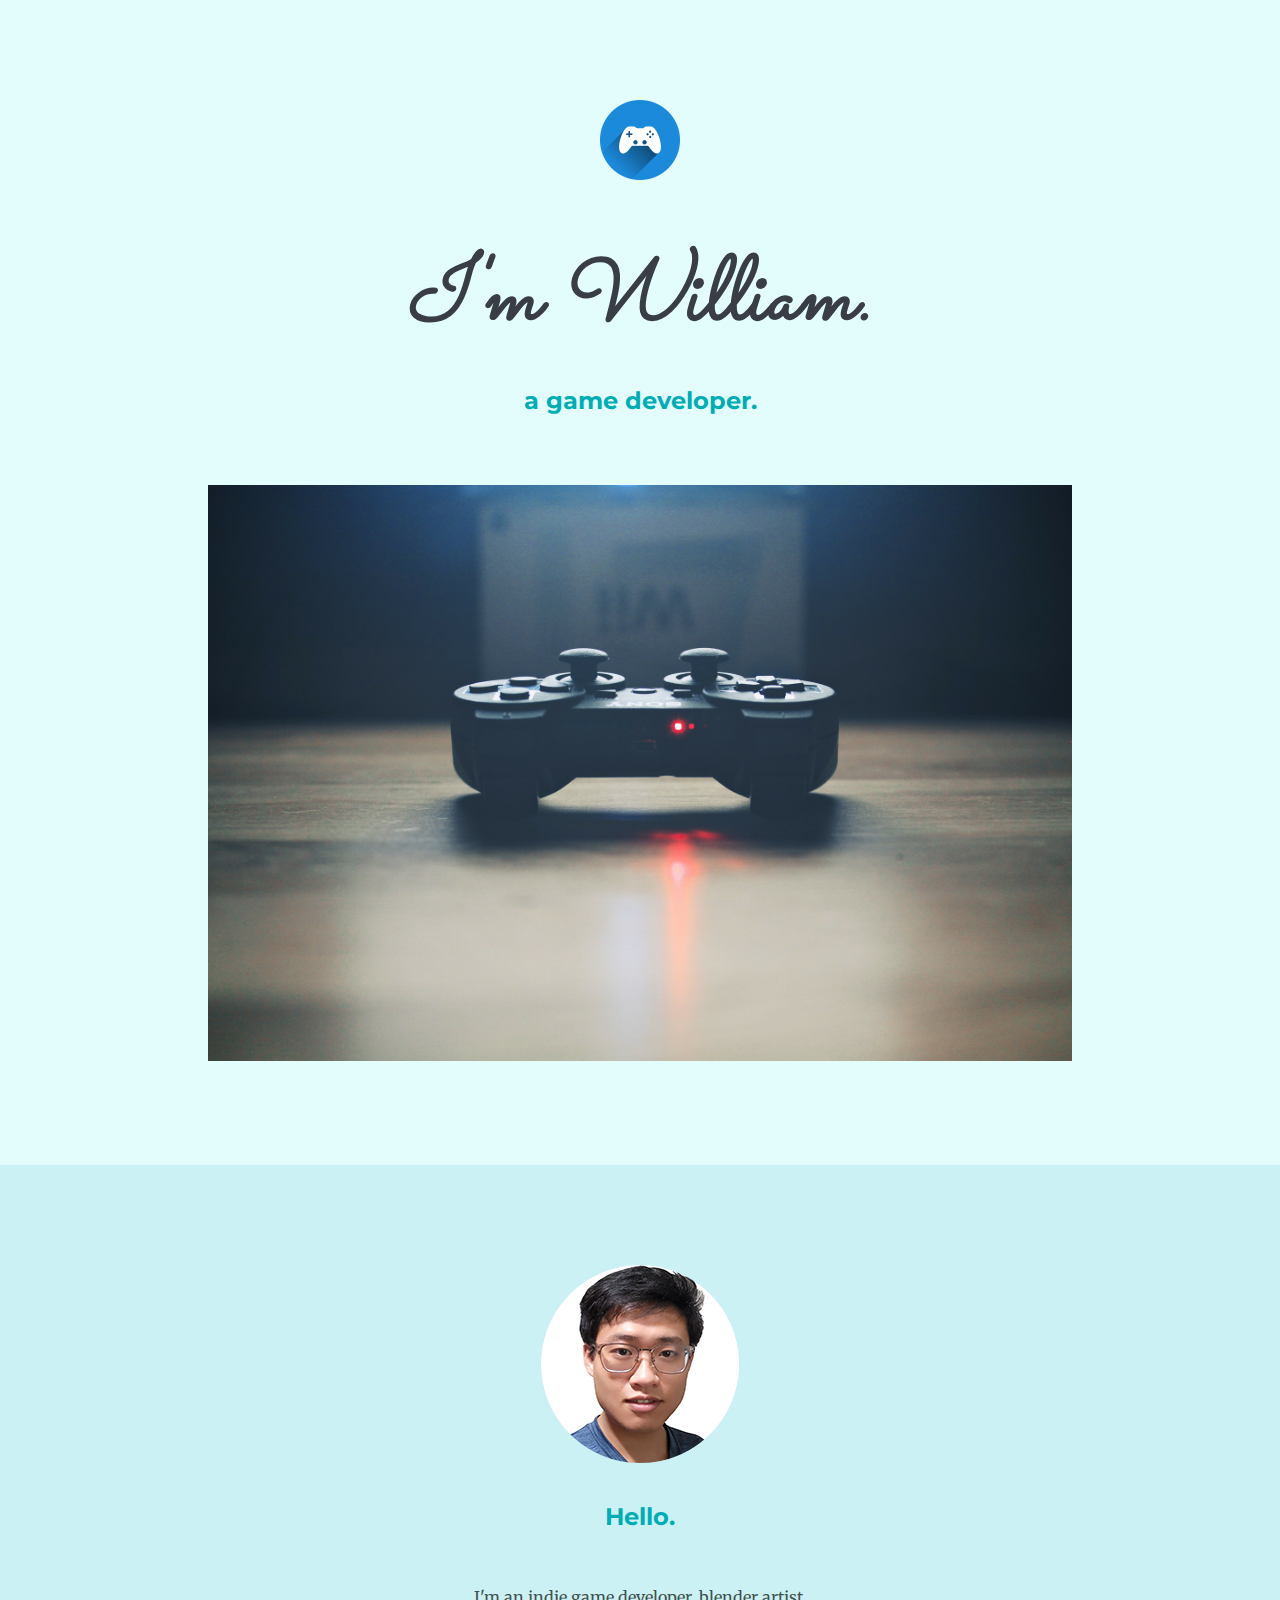
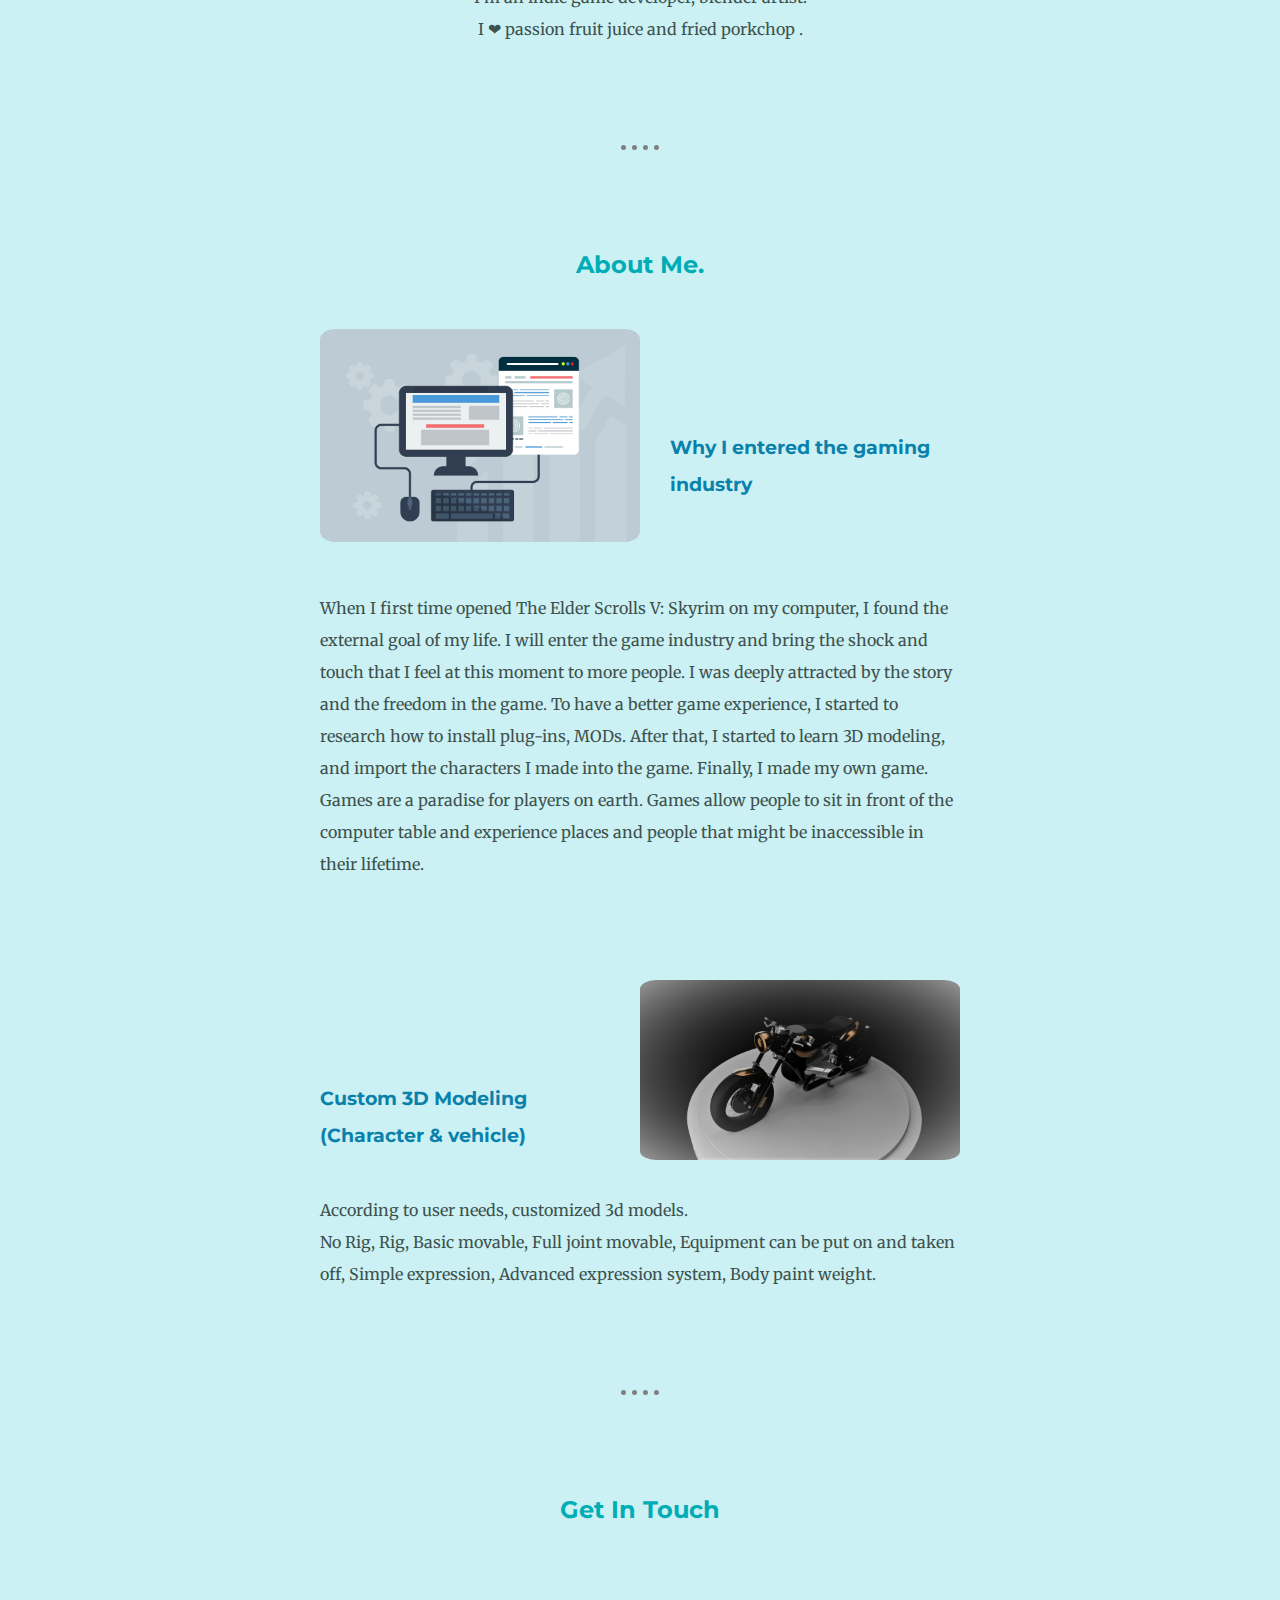
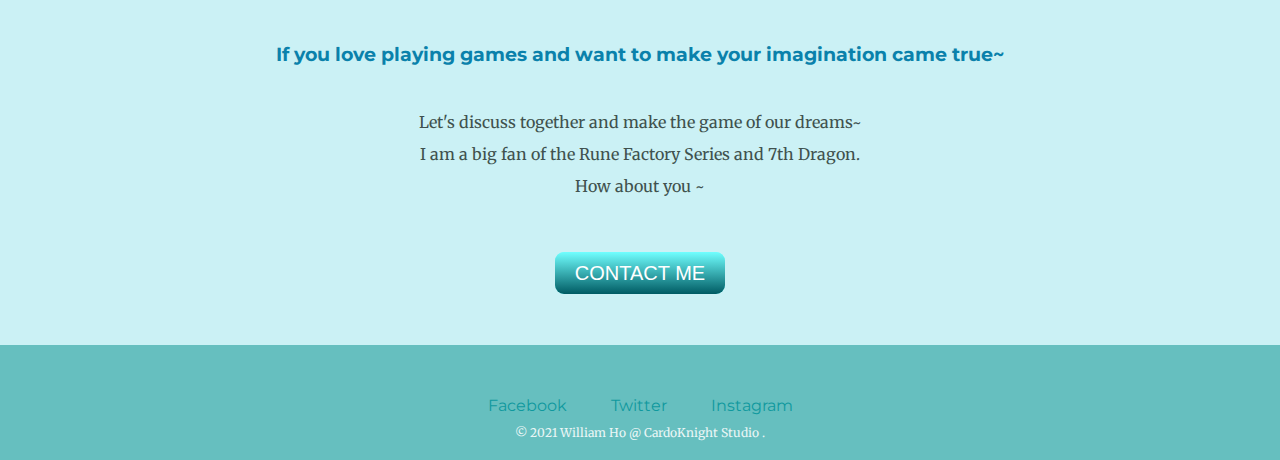
<file: index.html>
<!DOCTYPE html>
<html lang="en" dir="ltr">

<head>
  <style media="screen">
    hr {
      margin: 100px auto 100px auto;
      border-style: dotted none none;
      border-color: gray;
      border-width: 5px;
      width: 3%;
    }
  </style>
  <meta charset="utf-8">
  <title>William Ho</title>
  <link rel="stylesheet" href="css/styles.css">
  <link rel="icon" href="css/favicon.ico">
  <link rel="preconnect" href="https://fonts.gstatic.com">
  <link href="https://fonts.googleapis.com/css2?family=Merriweather:wght@300;400&family=Montserrat&family=Sacramento&display=swap" rel="stylesheet">
</head>

<body>
  <div class="top-container">
    <img src="images/controller.png" alt="" width="80px">
    <h1><em>I'm William.</em></h1>
    <h2>a game developer.</h2>
    <div class="InlineClass">
      <img class="video-main" src="images/video-controller.jpg" alt="">
    </div>
  </div>
  <div class="middle-container">
    <div class="profile">
      <img src="images/William.png" alt="">
      <h2>Hello.</h2>
      <p class="my3dmodel-P">I'm an indie game developer, blender artist.
      <br>I ❤ passion fruit juice and fried porkchop .</p>
    </div>
    <hr>
    <div class="skills">
      <h2>About Me.</h2>
      <div class="skill-row">
        <img class="myStory-img" src="images/webdesign.jpg" alt="">
        <h3>Why I entered the gaming industry</h3>
        <p class="myStory-P">When I first time opened The Elder Scrolls V: Skyrim on my computer, I found the external goal of my life. I will enter the game industry and bring the shock and touch that I feel at this moment to more people. I was
          deeply attracted by the story and the freedom in the game. To have a better game experience, I started to research how to install plug-ins, MODs. After that, I started to learn 3D modeling, and import the characters I made into the game.
          Finally, I made my own game. Games are a paradise for players on earth. Games allow people to sit in front of the computer table and experience places and people that might be inaccessible in their lifetime. </p>
      </div>
      <div class="skill-row">
        <img class="my3dmodel-img" src="images/Motor.jpeg" alt="">
        <h3>Custom 3D Modeling <br>(Character & vehicle)</h3>
        <p class="my3dmodel-P">According to user needs, customized 3d models.
        <br>No Rig, Rig, Basic movable, Full joint movable, Equipment can be put on and taken off, Simple expression, Advanced expression system, Body paint weight.</p>
      </div>
    </div>
    <hr>
    <div class="contact-me">
      <h2>Get In Touch</h2>
      <h3>If you love playing games and want to make your imagination came true~ </h3>
      <p class="contact-message">Let's discuss together and make the game of our dreams~ <br> I am a big fan of the Rune Factory Series and 7th Dragon.<br> How about you ~</p>
      <a class="btn" href="mailto:ck9william@gmail.com">CONTACT ME</a>
    </div>
  </div>


  <div class="bottom-container">
    <a class="footer-link" href="https://www.facebook.com/profile.php?id=100002613794586">Facebook</a>
    <a class="footer-link" href="https://twitter.com/">Twitter</a>
    <a class="footer-link" href="https://www.instagram.com/aucer.t/">Instagram</a>
    <p class="end-P">© 2021 William Ho @ CardoKnight Studio .</p>
  </div>
</body>
</html>
</file>
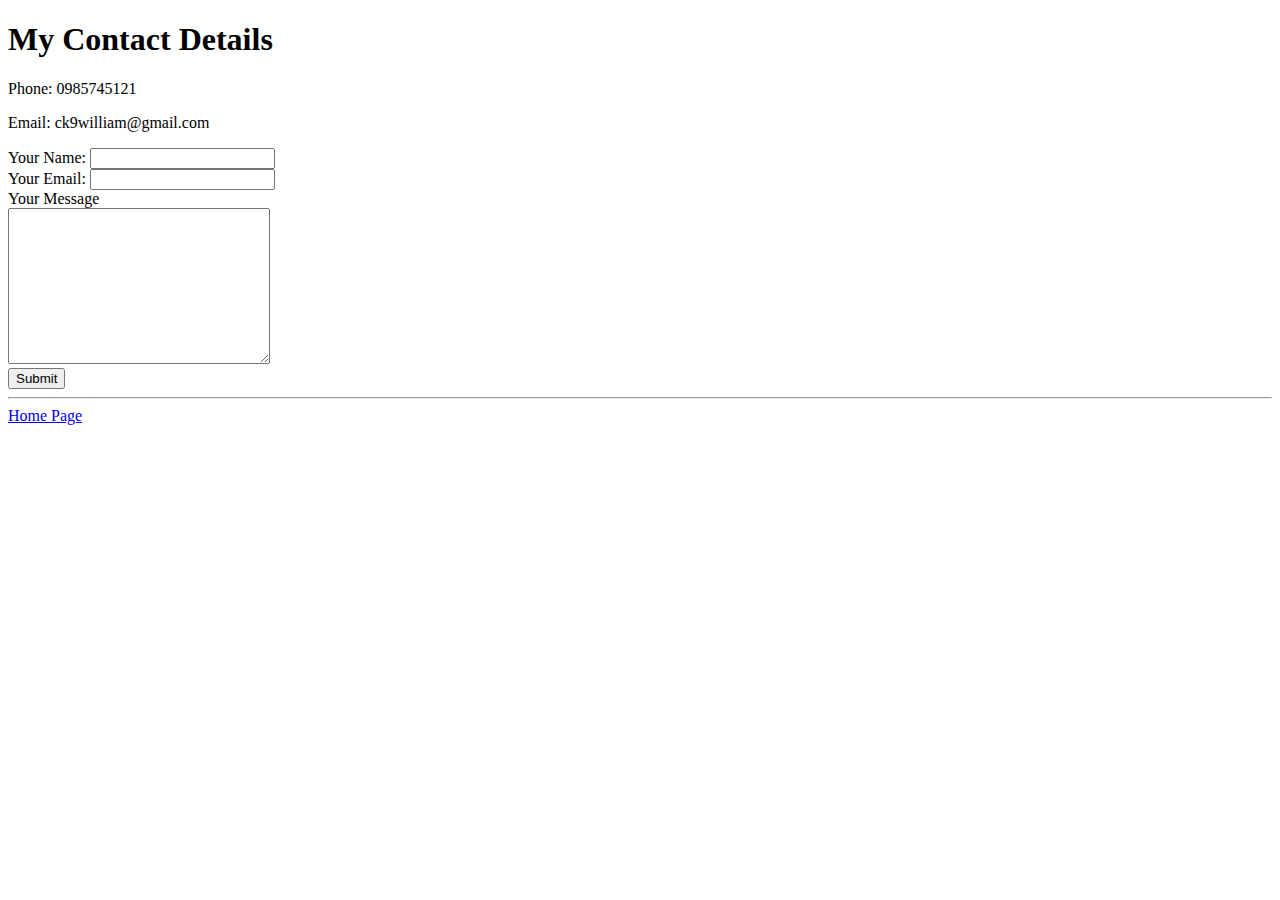
<file: contact-me.html>
<!DOCTYPE html>
<html lang="en" dir="ltr">
  <head>
    <meta charset="utf-8">
    <title></title>
  </head>
  <body>
    <h1>My Contact Details</h1>
    <p>Phone: 0985745121</p>
    <p>Email: ck9william@gmail.com</p>

    <form action="mailto:utumcc@gmail.com" method="post" enctype="text/plain">
      <label>Your Name:</label>
      <input type="text" name="yourName" value=""><br>
      <label>Your Email:</label>
      <input type="email" name="yourEmail" value=""><br>
      <label>Your Message</label><br>
      <textarea name="yourMessage" rows="10" cols="30"></textarea><br>
      <input type="submit" name="">
    </form>
    <hr>
    <a href="index.html">Home Page</a>
  </body>
</html>
</file>
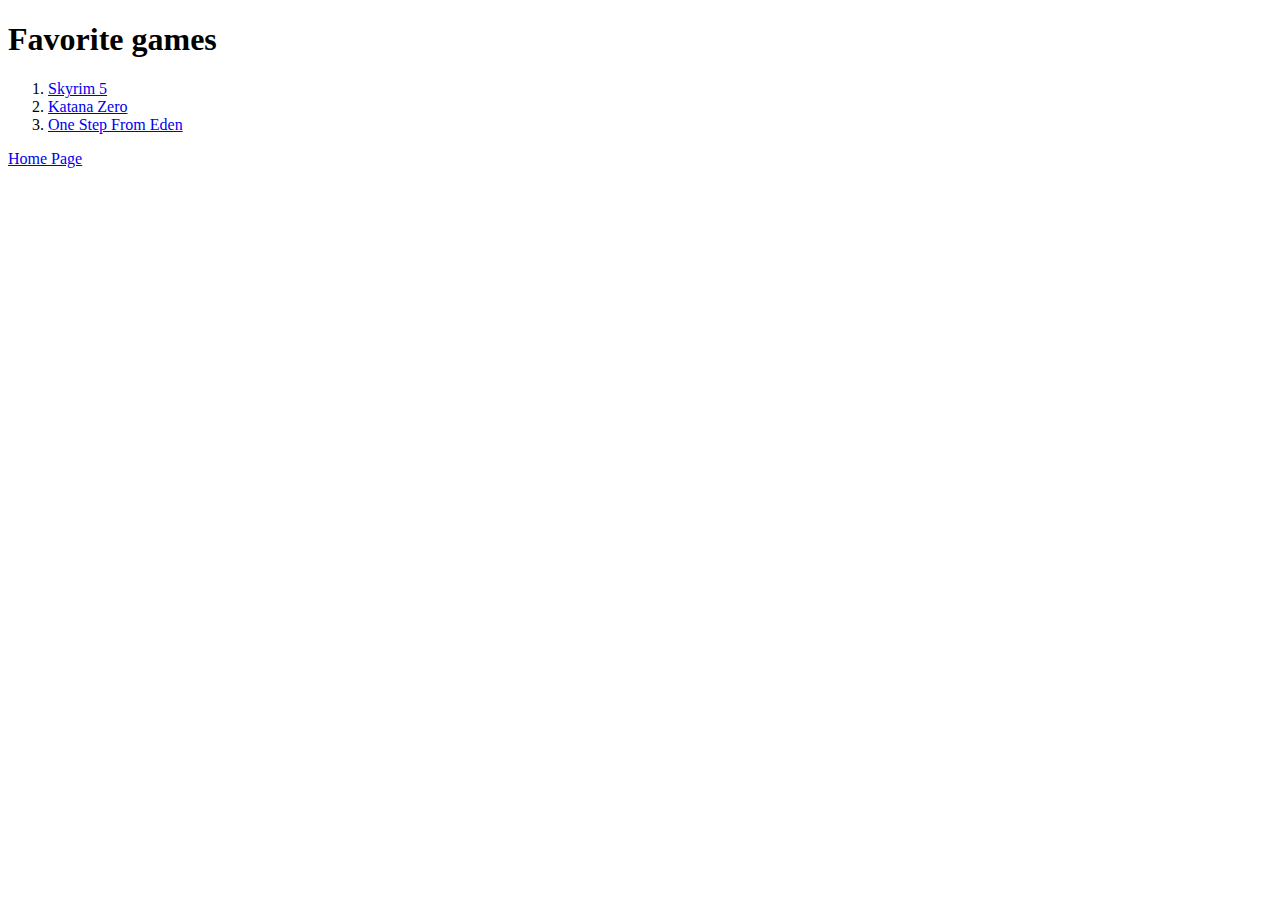
<file: favorite games.html>
<!DOCTYPE html>
<html lang="en" dir="ltr">

<head>
  <meta charset="utf-8">
  <title></title>
</head>

<body>
  <h1>Favorite games</h1>
  <ol>
    <li><a href="https://elderscrolls.bethesda.net/en/skyrim">Skyrim 5</a></li>
    <li><a href="https://twitter.com/askiisoft">Katana Zero</a></li>
    <li><a href="https://www.onestepfromeden.com/">One Step From Eden</a></li>
  </ol>
  <a href="index.html">Home Page</a>
</body>

</html>
</file>
<file: css/styles.css>
body {
  color: #40514E;
  margin: 0;
  text-align: center;
  font-family: 'Merriweather', serif;
}

h1 {
  color: #393e46;
  font-family: 'Sacramento', cursive;
  font-size: 5.625rem;
  margin: 50px auto 0 auto;
}

h2 {
  color: #00adb5;
  font-family: 'Montserrat', sans-serif;
  font-size: 1.5rem;
  font-weight: bold;
}

h3 {
  color: #0A81AB;
  font-family: 'Montserrat', sans-serif;
  font-weight: bold;
  padding-top: 100px;
}

a {
  color:#10999E;
  font-family: 'Montserrat', sans-serif;
  margin: 10px 20px;
  text-decoration: none;
}

a:hover {
  color:#EAF6F6;
}


.top-container {
  background-color: #e3fdfd;
  padding: 100px;
}

.middle-container {
  background-color: #cbf1f5;
  padding-bottom: 60px;
}

.bottom-container {
  background-color: #66BFBF;
  padding:50px 0 20px;
}

.contact-message
{
  width: 40%;
  margin: 40px auto 60px;
  line-height: 2
}

.InlineClass {
  padding-top: 50px;
}

.skill-row {
  width: 50%;
  margin: 50px auto 100px auto;
  text-align: left;
  line-height: 2;
}

.profile {
  padding-top: 100px;
  line-height: 2;
}

.myStory-img {
  width: 50%;
  border-radius: 5%;
  float: left;
  margin-right: 30px;
}

.my3dmodel-img {
  width: 50%;
  border-radius: 5%;
  float: right;
  margin-left: 30px;
}

.myStory-P {
  clear: left;
  padding-top: 50px;
}
.my3dmodel-P {
  clear: right;
  padding-top: 20px;
}

.end-P {
  padding-top: 10px;
  margin: 0;
  color: #EAF6F6;
  font-size: 0.75rem;

}

.video-main {
  width: 80%;
}

.btn {
  background: #70ffff;
  background-image: -webkit-linear-gradient(top, #70ffff, #005b63);
  background-image: -moz-linear-gradient(top, #70ffff, #005b63);
  background-image: -ms-linear-gradient(top, #70ffff, #005b63);
  background-image: -o-linear-gradient(top, #70ffff, #005b63);
  background-image: linear-gradient(to bottom, #70ffff, #005b63);
  -webkit-border-radius: 9;
  -moz-border-radius: 9;
  border-radius: 9px;
  font-family: Arial;
  color: #ffffff;
  font-size: 20px;
  padding: 10px 20px 10px 20px;
  text-decoration: none;
}

.btn:hover {
  background: #71C9CE;
  background-image: -webkit-linear-gradient(top, #71C9CE, #E3FDFD);
  background-image: -moz-linear-gradient(top, #71C9CE, #E3FDFD);
  background-image: -ms-linear-gradient(top, #71C9CE, #E3FDFD);
  background-image: -o-linear-gradient(top, #71C9CE, #E3FDFD);
  background-image: linear-gradient(to bottom, #71C9CE, #E3FDFD);
  text-decoration: none;
}
</file>
